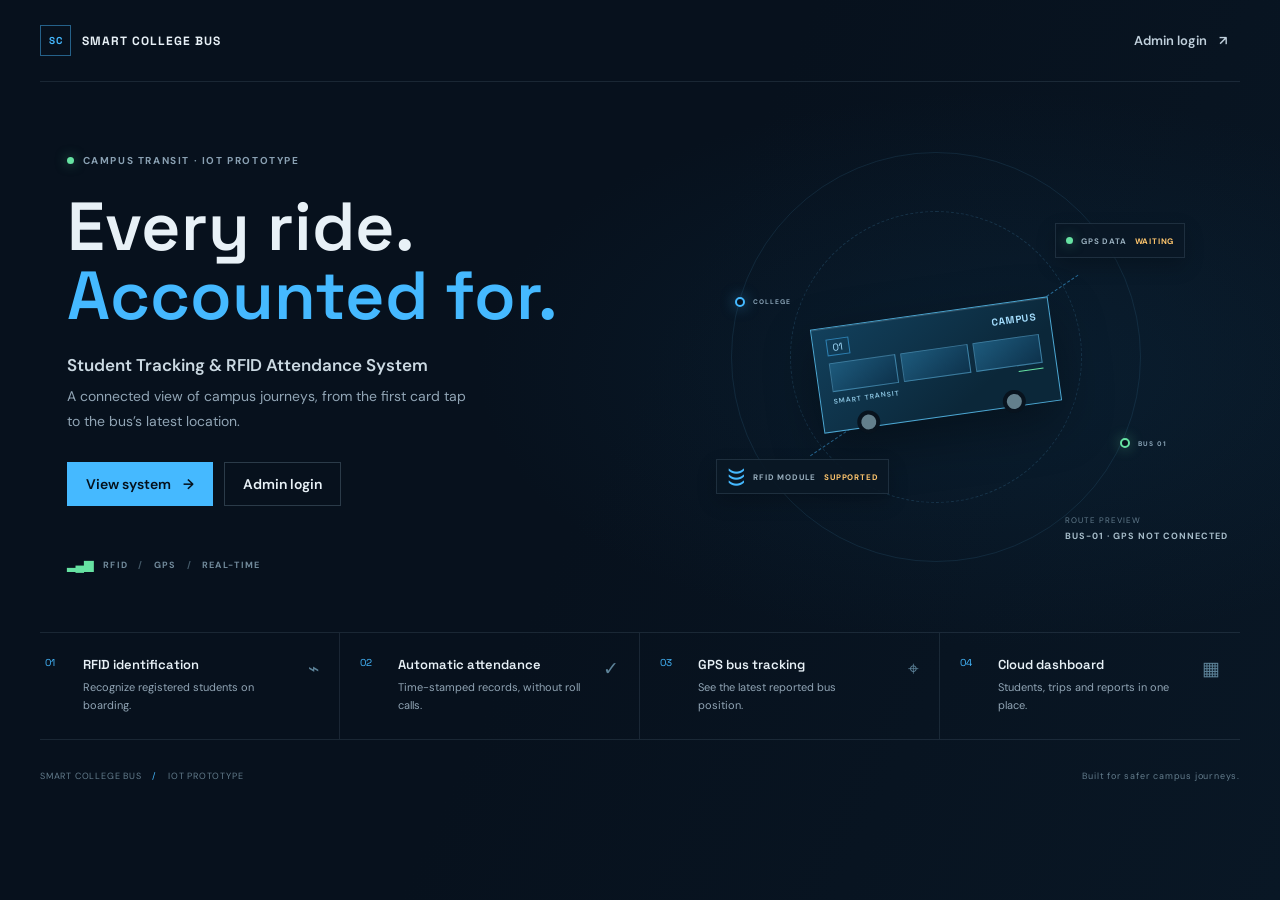
<file: smart-college-bus/index.html>
<!doctype html>
<html lang="en">
<head>
  <meta charset="utf-8">
  <meta name="viewport" content="width=device-width, initial-scale=1">
  <meta name="theme-color" content="#07111d">
  <meta name="description" content="Smart College Bus student tracking and RFID attendance system.">
  <title>Smart College Bus | Student Tracking</title>
  <link rel="preconnect" href="https://fonts.googleapis.com">
  <link rel="preconnect" href="https://fonts.gstatic.com" crossorigin>
  <link href="https://fonts.googleapis.com/css2?family=DM+Sans:wght@400;500;600;700&family=Space+Grotesk:wght@500;600;700&display=swap" rel="stylesheet">
  <link rel="stylesheet" href="css/style.css">
</head>
<body class="landing-page">
  <header class="landing-nav">
    <a class="brand" href="index.html" aria-label="Smart College Bus home"><span class="brand-mark">SC</span><span>SMART COLLEGE BUS</span></a>
    <a class="button button-quiet" href="login.html">Admin login <span aria-hidden="true">↗</span></a>
  </header>
  <main>
    <section class="hero">
      <div class="hero-copy">
        <p class="eyebrow"><span class="status-dot"></span> CAMPUS TRANSIT · IOT PROTOTYPE</p>
        <h1>Every ride.<br><span>Accounted for.</span></h1>
        <p class="hero-lede">Student Tracking &amp; RFID Attendance System</p>
        <p class="hero-description">A connected view of campus journeys, from the first card tap to the bus’s latest location.</p>
        <div class="hero-actions"><a class="button button-primary" href="dashboard.html">View system <span aria-hidden="true">→</span></a><a class="button button-outline" href="login.html">Admin login</a></div>
        <div class="hero-note"><span class="signal-bars" aria-hidden="true">▂▄▆</span> RFID <span class="note-divider">/</span> GPS <span class="note-divider">/</span> REAL-TIME</div>
      </div>
      <div class="hero-visual" aria-label="Illustration of a connected college bus tracking system">
        <div class="orbit orbit-outer"></div><div class="orbit orbit-inner"></div>
        <div class="route-line"></div>
        <div class="route-node node-one"><span></span><small>COLLEGE</small></div>
        <div class="route-node node-two"><span></span><small>BUS 01</small></div>
        <div class="bus-illustration"><div class="bus-top"><span>01</span><b>CAMPUS</b></div><div class="bus-windows"><i></i><i></i><i></i></div><div class="bus-lower"><span>SMART TRANSIT</span><i></i></div><div class="bus-wheel wheel-one"></div><div class="bus-wheel wheel-two"></div></div>
        <div class="visual-tag tag-gps"><span class="tag-pulse"></span> GPS DATA <b class="status-neutral">WAITING</b></div>
        <div class="visual-tag tag-rfid"><span class="rfid-glyph">)))</span> RFID MODULE <b class="status-neutral">SUPPORTED</b></div>
        <div class="visual-coordinates"><span>ROUTE PREVIEW</span><b>BUS-01 · GPS NOT CONNECTED</b></div>
      </div>
    </section>
    <section class="feature-strip" aria-label="System capabilities">
      <article><span class="feature-index">01</span><div><h2>RFID identification</h2><p>Recognize registered students on boarding.</p></div><span class="feature-glyph" aria-hidden="true">⌁</span></article>
      <article><span class="feature-index">02</span><div><h2>Automatic attendance</h2><p>Time-stamped records, without roll calls.</p></div><span class="feature-glyph" aria-hidden="true">✓</span></article>
      <article><span class="feature-index">03</span><div><h2>GPS bus tracking</h2><p>See the latest reported bus position.</p></div><span class="feature-glyph" aria-hidden="true">⌖</span></article>
      <article><span class="feature-index">04</span><div><h2>Cloud dashboard</h2><p>Students, trips and reports in one place.</p></div><span class="feature-glyph" aria-hidden="true">▦</span></article>
    </section>
  </main>
  <footer class="landing-footer"><span>SMART COLLEGE BUS <span class="footer-sep">/</span> IOT PROTOTYPE</span><span>Built for safer campus journeys.</span></footer>
</body>
</html>
</file>
<file: smart-college-bus/css/style.css>
:root {
  color-scheme: dark;
  --ink: #e8f1f7;
  --muted: #91a5b5;
  --subtle: #637989;
  --base: #07111d;
  --panel: #0c1a28;
  --panel-raised: #102234;
  --line: rgba(151, 185, 207, .13);
  --blue: #45b9ff;
  --blue-deep: #1679bc;
  --green: #66e2a2;
  --amber: #ffc66d;
  --red: #ff7a82;
  --font-body: "DM Sans", "Segoe UI", sans-serif;
  --font-display: "Space Grotesk", "Segoe UI", sans-serif;
}
* { box-sizing: border-box; }
html { min-width: 320px; min-height: 100%; background: var(--base); }
body { margin: 0; min-height: 100vh; color: var(--ink); background: var(--base); font-family: var(--font-body); font-size: 14px; }
a { color: inherit; text-decoration: none; }
button, input, select { font: inherit; }
button, a { -webkit-tap-highlight-color: transparent; }
button:focus-visible, a:focus-visible, input:focus-visible, select:focus-visible { outline: 2px solid var(--blue); outline-offset: 3px; }
.landing-page { overflow-x: hidden; background: radial-gradient(ellipse at 78% 41%, rgba(14, 60, 91, .25), transparent 37%), linear-gradient(115deg, #07111d 48%, #091725); }
.landing-nav, .landing-footer { display: flex; align-items: center; justify-content: space-between; width: min(1220px, calc(100% - 80px)); margin: auto; }
.landing-nav { height: 82px; border-bottom: 1px solid var(--line); }
.brand { display: inline-flex; align-items: center; gap: 11px; font-family: var(--font-display); font-size: 12px; font-weight: 700; letter-spacing: 1px; }
.brand-mark { display: grid; width: 31px; height: 31px; place-items: center; border: 1px solid rgba(69, 185, 255, .48); color: var(--blue); font-size: 10px; }
.button { display: inline-flex; align-items: center; justify-content: center; gap: 12px; min-height: 44px; padding: 0 18px; border: 1px solid transparent; cursor: pointer; font-weight: 600; transition: background .18s ease, border-color .18s ease, transform .18s ease; }
.button:hover { transform: translateY(-1px); }
.button-quiet { min-height: 38px; padding: 0 12px; color: #c0d0dc; font-size: 13px; }
.button-quiet:hover { color: var(--blue); }
.button-primary { color: #05111c; background: var(--blue); }
.button-primary:hover { background: #74caff; }
.button-outline { border-color: rgba(166, 198, 218, .23); color: var(--ink); }
.button-outline:hover { border-color: var(--blue); }
.hero { position: relative; display: grid; grid-template-columns: 1fr 1.03fr; align-items: center; width: min(1220px, calc(100% - 80px)); min-height: 550px; margin: auto; padding: 56px 0 48px; }
.hero-copy { position: relative; z-index: 2; padding: 5px 0 0 4.5%; animation: rise-in .7s both; }
.eyebrow { display: flex; align-items: center; gap: 9px; margin: 0 0 25px; color: #8aa1b3; font-size: 10px; font-weight: 700; letter-spacing: 1.6px; }
.status-dot, .tag-pulse { position: relative; display: inline-block; width: 7px; height: 7px; border-radius: 50%; background: var(--green); box-shadow: 0 0 12px rgba(102, 226, 162, .5); }
.hero h1 { margin: 0; font-family: var(--font-display); font-size: 68px; font-weight: 600; line-height: 1.02; letter-spacing: 0; }
.hero h1 span { color: var(--blue); }
.hero-lede { margin: 23px 0 8px; color: #cbd9e2; font-size: 17px; font-weight: 600; }
.hero-description { max-width: 410px; margin: 0; color: var(--muted); font-size: 14px; line-height: 1.8; }
.hero-actions { display: flex; flex-wrap: wrap; gap: 11px; margin-top: 28px; }
.hero-note { display: flex; align-items: center; gap: 10px; margin-top: 51px; color: #728b9c; font-size: 9px; font-weight: 700; letter-spacing: 1.3px; }
.signal-bars { color: var(--green); font-size: 12px; letter-spacing: 0; }
.note-divider { color: #435968; }
.hero-visual { position: relative; height: 430px; animation: fade-in .9s .15s both; }
.orbit { position: absolute; left: 50%; top: 49%; border: 1px solid rgba(82, 161, 207, .13); border-radius: 50%; transform: translate(-50%, -50%); }
.orbit-outer { width: 410px; height: 410px; }
.orbit-inner { width: 292px; height: 292px; border-style: dashed; border-color: rgba(82, 161, 207, .2); }
.route-line { position: absolute; left: 25%; top: 51%; width: 53%; height: 2px; border-top: 1px dashed rgba(69, 185, 255, .52); transform: rotate(-34deg); }
.route-node { position: absolute; z-index: 2; display: flex; align-items: center; gap: 8px; color: #8ba5b8; font-size: 8px; font-weight: 700; letter-spacing: 1px; }
.route-node > span { width: 10px; height: 10px; border: 2px solid var(--blue); border-radius: 50%; background: var(--base); box-shadow: 0 0 14px rgba(69, 185, 255, .5); }
.node-one { left: 17%; top: 35%; }.node-two { right: 12%; top: 68%; }.node-two > span { border-color: var(--green); box-shadow: 0 0 14px rgba(102, 226, 162, .45); }
.bus-illustration { position: absolute; z-index: 1; left: 50%; top: 51%; width: 240px; height: 105px; padding: 11px 13px 0; border: 1px solid #4ba6d1; background: linear-gradient(145deg, #12405c, #0b2739 72%); box-shadow: 0 18px 50px rgba(0, 0, 0, .35), inset 0 1px rgba(255, 255, 255, .14); transform: translate(-50%, -50%) rotate(-8deg); }
.bus-top { display: flex; justify-content: space-between; color: #a5dfff; font-family: var(--font-display); font-size: 10px; letter-spacing: .8px; }
.bus-top span { display: grid; width: 23px; height: 17px; place-items: center; border: 1px solid rgba(69, 185, 255, .55); }
.bus-windows { display: flex; gap: 5px; margin-top: 7px; }.bus-windows i { flex: 1; height: 29px; border: 1px solid rgba(113, 196, 235, .42); background: linear-gradient(145deg, #1d5a7c, #0d324c); }
.bus-lower { display: flex; justify-content: space-between; margin-top: 5px; color: #80b8d4; font-size: 7px; font-weight: 700; letter-spacing: 1px; }.bus-lower i { width: 25px; border-top: 1px solid var(--green); }
.bus-wheel { position: absolute; bottom: -7px; width: 23px; height: 23px; border: 4px solid #08131e; border-radius: 50%; background: #637f8c; }.wheel-one { left: 33px; }.wheel-two { right: 35px; }
.visual-tag { position: absolute; z-index: 3; display: flex; align-items: center; gap: 8px; min-height: 35px; padding: 0 10px; border: 1px solid rgba(139, 174, 197, .16); background: rgba(9, 24, 37, .91); color: #99afbe; font-size: 8px; font-weight: 700; letter-spacing: .8px; box-shadow: 0 8px 20px rgba(0, 0, 0, .2); }.visual-tag b { color: var(--green); font-size: 8px; }.visual-tag b.status-neutral { color: var(--amber); }.tag-gps { top: 18%; right: 9%; }.tag-rfid { bottom: 19%; left: 14%; }.rfid-glyph { color: var(--blue); font-size: 16px; letter-spacing: 0; transform: rotate(90deg); }.visual-coordinates { position: absolute; right: 2%; bottom: 8%; display: grid; gap: 5px; color: #627b8c; font-size: 8px; letter-spacing: 1px; }.visual-coordinates b { color: #a7bdca; font-size: 9px; }
.feature-strip { display: grid; grid-template-columns: repeat(4, 1fr); width: min(1220px, calc(100% - 80px)); margin: 0 auto; border-top: 1px solid var(--line); border-bottom: 1px solid var(--line); animation: rise-in .6s .2s both; }
.feature-strip article { display: grid; grid-template-columns: 25px 1fr 24px; gap: 13px; align-items: start; min-height: 106px; padding: 23px 20px 18px; border-right: 1px solid var(--line); }.feature-strip article:first-child { padding-left: 5px; }.feature-strip article:last-child { border-right: 0; }
.feature-index { color: var(--blue); font-family: var(--font-display); font-size: 10px; }.feature-strip h2 { margin: 0 0 6px; font-family: var(--font-display); font-size: 13px; font-weight: 600; }.feature-strip p { margin: 0; color: var(--muted); font-size: 11px; line-height: 1.6; }.feature-glyph { justify-self: end; color: #5d8399; font-size: 19px; }
.landing-footer { min-height: 72px; color: #647d8d; font-size: 9px; letter-spacing: .8px; }.footer-sep { padding: 0 8px; color: var(--blue); }
@keyframes rise-in { from { opacity: 0; transform: translateY(12px); } to { opacity: 1; transform: translateY(0); } }
@keyframes fade-in { from { opacity: 0; } to { opacity: 1; } }
@media (max-width: 900px) { .hero { grid-template-columns: 1fr 1fr; min-height: 510px; }.hero h1 { font-size: 58px; }.hero-copy { padding-left: 0; }.hero-visual { transform: scale(.88); transform-origin: center; }.feature-strip article { grid-template-columns: 20px 1fr; padding-inline: 13px; }.feature-glyph { display: none; } }
@media (max-width: 680px) { .landing-nav, .landing-footer, .hero, .feature-strip { width: min(100% - 36px, 500px); }.landing-nav { height: 68px; }.brand { font-size: 10px; gap: 8px; }.brand-mark { width: 28px; height: 28px; }.hero { display: flex; flex-direction: column; align-items: stretch; padding: 51px 0 18px; }.hero-copy { padding: 0; }.hero h1 { font-size: 55px; }.hero-lede { font-size: 15px; }.hero-description { max-width: 350px; font-size: 13px; }.hero-note { margin-top: 28px; }.hero-visual { width: 100%; height: 320px; margin-top: 8px; transform: none; }.orbit-outer { width: 300px; height: 300px; }.orbit-inner { width: 220px; height: 220px; }.bus-illustration { transform: translate(-50%, -50%) rotate(-8deg) scale(.82); }.tag-gps { right: 0; top: 12%; }.tag-rfid { left: 0; bottom: 14%; }.node-one { left: 7%; top: 28%; }.node-two { right: 4%; top: 70%; }.visual-coordinates { right: 0; bottom: 1%; }.feature-strip { grid-template-columns: 1fr 1fr; }.feature-strip article { min-height: 95px; padding: 17px 9px; border-bottom: 1px solid var(--line); }.feature-strip article:first-child { padding-left: 9px; }.feature-strip article:nth-child(2) { border-right: 0; }.feature-strip article:nth-child(3), .feature-strip article:nth-child(4) { border-bottom: 0; }.feature-strip h2 { font-size: 12px; }.feature-strip p { font-size: 10px; }.landing-footer { align-items: flex-start; gap: 8px; flex-direction: column; justify-content: center; min-height: 68px; font-size: 8px; } }
@media (prefers-reduced-motion: reduce) { *, *::before, *::after { scroll-behavior: auto !important; animation-duration: .01ms !important; transition-duration: .01ms !important; } }

.admin-page { background: radial-gradient(ellipse at 75% 0, rgba(15, 62, 91, .11), transparent 34%), var(--base); }
.app-shell { display: flex; min-height: 100vh; }
.sidebar { position: fixed; z-index: 10; display: flex; flex-direction: column; width: 238px; height: 100vh; padding: 25px 16px 14px; border-right: 1px solid var(--line); background: rgba(7, 17, 29, .97); }
.sidebar-brand { gap: 10px; min-height: 39px; padding-left: 6px; font-size: 10px; line-height: 1.5; letter-spacing: .8px; }
.sidebar-brand .brand-mark { width: 35px; height: 35px; }
.sidebar-label, .panel-kicker { margin: 0; color: #698294; font-size: 9px; font-weight: 700; letter-spacing: 1.35px; }
.sidebar-label { margin: 43px 0 12px 10px; }
.side-nav { display: grid; gap: 5px; }
.nav-link { display: flex; align-items: center; gap: 12px; min-height: 42px; padding: 0 11px; border-left: 2px solid transparent; color: #8da2b1; font-size: 12px; font-weight: 500; transition: color .15s ease, background .15s ease; }
.nav-link:hover { color: var(--ink); background: rgba(255, 255, 255, .035); }
.nav-link.is-active { border-left-color: var(--blue); background: linear-gradient(90deg, rgba(69, 185, 255, .13), transparent); color: #d9f1ff; }
.nav-icon { display: grid; width: 19px; place-items: center; color: #7e9cad; font-size: 15px; }.nav-link.is-active .nav-icon { color: var(--blue); }
.sidebar-spacer { flex: 1; }
.connection-status { display: flex; align-items: center; gap: 8px; min-height: 36px; margin-bottom: 10px; padding: 0 8px; border: 1px solid var(--line); color: #9aabb7; font-size: 10px; }
.connection-dot { width: 6px; height: 6px; border-radius: 50%; background: var(--amber); box-shadow: 0 0 9px rgba(255, 198, 109, .35); }.is-connected .connection-dot { background: var(--green); box-shadow: 0 0 9px rgba(102, 226, 162, .35); }
.sidebar-user { display: flex; align-items: center; gap: 9px; min-height: 51px; border-top: 1px solid var(--line); padding: 10px 2px 0; }
.user-avatar, .avatar-small { display: grid; width: 30px; height: 30px; flex: 0 0 auto; place-items: center; border: 1px solid rgba(69, 185, 255, .24); background: rgba(69, 185, 255, .08); color: #9bdcff; font-family: var(--font-display); font-size: 9px; font-weight: 700; }
.user-meta { display: grid; min-width: 0; flex: 1; gap: 3px; }.user-meta b { overflow: hidden; color: #d1dce3; font-size: 10px; font-weight: 600; text-overflow: ellipsis; white-space: nowrap; }.user-meta small { color: #6d8291; font-size: 9px; }
.icon-button { display: inline-grid; width: 34px; height: 34px; flex: 0 0 auto; place-items: center; border: 1px solid transparent; background: transparent; color: #91a8b7; cursor: pointer; font-size: 16px; }.icon-button:hover { border-color: var(--line); color: var(--blue); }.logout-button { width: 28px; font-size: 17px; }
.app-main { width: calc(100% - 238px); min-width: 0; margin-left: 238px; }
.topbar { position: sticky; z-index: 5; top: 0; display: flex; align-items: center; justify-content: space-between; height: 59px; padding: 0 37px; border-bottom: 1px solid var(--line); background: rgba(7, 17, 29, .89); backdrop-filter: blur(14px); }
.breadcrumb { color: #6f8493; font-size: 10px; }.breadcrumb span { padding: 0 9px; color: #3e5869; }.breadcrumb b { color: #c4d0d9; font-weight: 500; }
.topbar-right { display: flex; align-items: center; gap: 15px; }.topbar-date { color: #8296a5; font-size: 10px; }.avatar-small { width: 27px; height: 27px; }
.menu-button { display: none; }
.page-content { width: min(1220px, 100%); margin: 0 auto; padding: 34px 37px 46px; }
.page-heading { display: flex; align-items: flex-end; justify-content: space-between; gap: 18px; margin-bottom: 22px; }.page-heading .eyebrow { margin-bottom: 8px; }.page-heading h1 { margin: 0; font-family: var(--font-display); font-size: 28px; font-weight: 600; letter-spacing: 0; }.page-subtitle { margin: 7px 0 0; color: var(--muted); font-size: 12px; }.heading-actions { display: flex; flex-wrap: wrap; gap: 8px; }.page-heading .button { min-height: 38px; padding-inline: 12px; font-size: 11px; }
.config-notice { margin: 0 0 16px; padding: 11px 13px; border: 1px solid rgba(255, 198, 109, .25); background: rgba(255, 198, 109, .055); color: #eacb94; font-size: 11px; line-height: 1.6; }.config-notice code { color: #ffdda4; }
.demo-label { display: flex; align-items: center; gap: 8px; margin: 6px 0 11px; color: #99aebb; font-size: 9px; font-weight: 700; letter-spacing: .9px; }.demo-label > span:last-child { margin-left: 4px; color: #748b9a; font-size: 9px; font-weight: 400; letter-spacing: 0; }.demo-dot { width: 6px; height: 6px; border-radius: 50%; background: var(--amber); }
.button-demo, .button-demo-secondary { min-height: 36px; padding: 0 11px; border-color: rgba(102, 226, 162, .25); background: rgba(102, 226, 162, .08); color: #8ce7b8; font-size: 10px; }.button-demo:hover, .button-demo-secondary:hover { border-color: var(--green); background: rgba(102, 226, 162, .14); }.button-demo-secondary { border-color: rgba(69, 185, 255, .25); background: rgba(69, 185, 255, .07); color: #8bd4ff; }.button-demo-secondary:hover { border-color: var(--blue); background: rgba(69, 185, 255, .13); }
.stat-grid { display: grid; grid-template-columns: repeat(4, 1fr); gap: 12px; }.stat-card, .panel { border: 1px solid var(--line); background: linear-gradient(135deg, rgba(16, 34, 52, .84), rgba(9, 23, 36, .8)); box-shadow: inset 0 1px rgba(255, 255, 255, .018); }
.stat-card { min-height: 125px; padding: 15px 16px; }.stat-top { display: flex; align-items: center; justify-content: space-between; color: #92a7b5; font-size: 10px; }.stat-icon { display: grid; width: 25px; height: 25px; place-items: center; border: 1px solid currentColor; font-size: 12px; }.icon-blue { color: #65c7ff; background: rgba(69, 185, 255, .07); }.icon-green { color: var(--green); background: rgba(102, 226, 162, .06); }.icon-amber { color: var(--amber); background: rgba(255, 198, 109, .06); }.icon-cyan { color: #74d7db; background: rgba(116, 215, 219, .06); }
.stat-card > strong { display: block; margin-top: 8px; font-family: var(--font-display); font-size: 27px; font-weight: 600; }.stat-card > p { margin: 5px 0 0; color: #6f8797; font-size: 9px; }
.dashboard-grid { display: grid; grid-template-columns: minmax(0, 1.6fr) minmax(250px, .9fr); gap: 13px; margin-top: 14px; }.panel { min-width: 0; }.recent-panel, .bus-panel, .directory-panel { padding: 17px 17px 0; }.panel-heading { display: flex; align-items: center; justify-content: space-between; gap: 12px; min-height: 35px; margin-bottom: 14px; }.panel-kicker { margin-bottom: 6px; font-size: 8px; }.panel-heading h2 { margin: 0; font-family: var(--font-display); font-size: 14px; font-weight: 600; }.text-link, .icon-link { color: #7dcfff; font-size: 10px; white-space: nowrap; }.text-link:hover { color: #b7e7ff; }.icon-link { display: grid; width: 27px; height: 27px; place-items: center; border: 1px solid var(--line); font-size: 14px; }
.table-wrap { overflow-x: auto; width: 100%; }table { width: 100%; border-collapse: collapse; text-align: left; white-space: nowrap; }th { height: 34px; border-bottom: 1px solid var(--line); color: #708797; font-size: 9px; font-weight: 600; }td { height: 46px; border-bottom: 1px solid rgba(151, 185, 207, .075); color: #b5c4ce; font-size: 10px; }tbody tr:last-child td { border-bottom: 0; }td:first-child { color: #d8e1e7; font-weight: 600; }.empty-state { height: 105px; color: #748b99 !important; text-align: center; font-weight: 400 !important; white-space: normal; }.table-wrap th:not(:first-child), .table-wrap td:not(:first-child) { padding-left: 12px; }
.pill { display: inline-flex; align-items: center; gap: 6px; min-height: 21px; padding: 0 7px; border: 1px solid rgba(102, 226, 162, .2); background: rgba(102, 226, 162, .07); color: #7fe0ad; font-size: 8px; font-weight: 700; letter-spacing: .45px; }.pill::before { width: 5px; height: 5px; border-radius: 50%; background: currentColor; content: ""; }.pill-muted { border-color: rgba(151, 185, 207, .17); background: rgba(151, 185, 207, .045); color: #8297a5; }.pill-warn { border-color: rgba(255, 198, 109, .22); color: var(--amber); }
.bus-summary { display: flex; align-items: center; gap: 10px; padding: 7px 0 14px; border-bottom: 1px solid var(--line); }.bus-route-mark { display: grid; width: 37px; height: 34px; place-items: center; border: 1px solid rgba(69, 185, 255, .24); background: rgba(69, 185, 255, .08); color: var(--blue); font-family: var(--font-display); font-size: 11px; }.bus-summary > div { display: grid; flex: 1; gap: 3px; }.bus-summary > div b { font-size: 11px; }.bus-summary > div small { color: var(--muted); font-size: 9px; }.bus-data-row, .tracking-metric { display: flex; align-items: center; justify-content: space-between; gap: 10px; min-height: 37px; border-bottom: 1px solid rgba(151, 185, 207, .07); color: #8499a8; font-size: 9px; }.bus-data-row b, .tracking-metric b { color: #c2d0d9; font-size: 9px; font-weight: 500; text-align: right; }.button-full { display: flex; justify-content: space-between; width: 100%; min-height: 35px; margin: 12px 0 15px; border-color: var(--line); color: #a8bbc8; font-size: 9px; }.button-full:hover { border-color: var(--blue); }
.form-panel { margin-bottom: 14px; padding: 17px; }.form-grid { display: grid; grid-template-columns: repeat(3, minmax(0, 1fr)); gap: 13px; }.form-field { display: grid; gap: 6px; color: #9aafbd; font-size: 10px; }.form-field input, .form-field select, .filter-field select, .filter-field input, .search-box input, .login-panel input { width: 100%; min-height: 37px; padding: 0 10px; border: 1px solid rgba(151, 185, 207, .18); border-radius: 0; background: #091725; color: var(--ink); font-size: 11px; }.form-field input::placeholder, .search-box input::placeholder, .login-panel input::placeholder { color: #617789; }.form-field select { color: #b7c6d0; }.form-wide { grid-column: 1 / -1; }.form-message { min-height: 0; margin: 0; color: var(--red); font-size: 10px; }.form-message:not(:empty) { min-height: 16px; }.form-actions { display: flex; gap: 8px; }.form-actions .button { min-height: 35px; font-size: 10px; }.directory-panel { padding-bottom: 0; }.directory-heading { margin-bottom: 12px; }.search-box { display: flex; align-items: center; gap: 8px; width: 220px; min-height: 35px; padding: 0 9px; border: 1px solid rgba(151, 185, 207, .17); color: #7893a4; }.search-box input { min-height: 31px; padding: 0; border: 0; background: transparent; }.search-box input:focus { outline: 0; }.search-box:focus-within { border-color: var(--blue); }.filter-row { display: flex; gap: 8px; }.filter-field { display: inline-flex; min-width: 120px; }.filter-field input, .filter-field select { min-height: 35px; font-size: 10px; }.filter-field input { color-scheme: dark; }.table-footnote { margin: 0; padding: 10px 0; color: #6e8392; font-size: 9px; }.visually-hidden { position: absolute; width: 1px; height: 1px; overflow: hidden; clip: rect(0, 0, 0, 0); white-space: nowrap; clip-path: inset(50%); }
.tracking-layout { display: grid; grid-template-columns: minmax(245px, .7fr) minmax(0, 1.7fr); gap: 13px; }.tracking-details { padding: 16px; }.tracking-details .panel-heading { margin-bottom: 14px; }.tracking-details .panel-heading h2 { font-size: 17px; }.tracking-driver { display: flex; align-items: center; gap: 10px; margin-bottom: 15px; padding: 12px 0; border-block: 1px solid var(--line); }.driver-icon { display: grid; width: 34px; height: 34px; place-items: center; border: 1px solid rgba(69, 185, 255, .22); color: #89d3ff; font-size: 9px; }.tracking-driver div { display: grid; gap: 4px; }.tracking-driver small { color: #708999; font-size: 8px; letter-spacing: .8px; }.tracking-driver b { font-size: 10px; }.tracking-metric { min-height: 40px; }.gps-source { margin-top: 16px; padding: 10px; border: 1px solid rgba(255, 198, 109, .17); color: #d8bb88; font-size: 9px; }.gps-source.has-data { border-color: rgba(102, 226, 162, .17); color: #90d8ae; }.map-panel { position: relative; min-height: 390px; overflow: hidden; background: #10202c; }#map { position: absolute; inset: 0; min-height: 390px; z-index: 1; background: #10202c; }.map-empty { position: absolute; z-index: 2; inset: 0; display: flex; flex-direction: column; align-items: center; justify-content: center; gap: 10px; background: rgba(8, 20, 31, .94); color: #9bb0bf; text-align: center; }.map-empty[hidden] { display: none; }.map-empty b { color: #d1dee5; font-size: 12px; }.map-empty span:last-child { max-width: 240px; color: #8297a5; font-size: 10px; line-height: 1.6; }.map-empty-icon { color: var(--blue); font-size: 28px; }.map-attribution { position: absolute; z-index: 3; right: 7px; bottom: 7px; padding: 4px 6px; background: rgba(7, 17, 29, .88); color: #b0bec7; font-size: 8px; }.leaflet-container { font-family: var(--font-body); }.leaflet-control-attribution { display: none; }.leaflet-popup-content-wrapper, .leaflet-popup-tip { background: #102234; color: var(--ink); }.leaflet-popup-content { font-size: 11px; }
.report-stats { display: grid; grid-template-columns: repeat(3, 1fr); gap: 12px; margin-bottom: 14px; }.report-stat { display: grid; min-height: 112px; align-content: center; gap: 5px; padding: 15px; }.report-stat span, .report-stat small { color: #8ea3b1; font-size: 10px; }.report-stat b { font-family: var(--font-display); font-size: 23px; }.report-stat small { color: #6c8494; font-size: 9px; }
.login-page { display: grid; min-height: 100vh; place-items: center; background: radial-gradient(ellipse at 50% 38%, rgba(14, 68, 99, .2), transparent 47%), var(--base); }.login-layout { display: flex; width: min(100% - 40px, 420px); flex-direction: column; align-items: center; }.login-brand { margin-bottom: 33px; }.login-panel { width: 100%; padding: 30px; border: 1px solid var(--line); background: linear-gradient(145deg, rgba(16, 34, 52, .9), rgba(8, 20, 32, .94)); box-shadow: 0 25px 70px rgba(0, 0, 0, .25); }.login-panel .eyebrow { margin: 0 0 18px; }.login-panel h1 { margin: 0; font-family: var(--font-display); font-size: 27px; letter-spacing: 0; }.login-intro { margin: 7px 0 22px; color: var(--muted); font-size: 12px; }.login-panel form { display: grid; }.field-label { margin: 14px 0 7px; color: #a9bac5; font-size: 10px; font-weight: 600; }.login-panel input { min-height: 41px; font-size: 12px; }.confirm-password-field[hidden] { display: none; }.login-submit { width: 100%; margin-top: 10px; }.auth-switch { margin: 17px 0 0; color: #899eac; font-size: 10px; text-align: center; }.auth-switch button { padding: 0; border: 0; background: transparent; color: #82d0ff; cursor: pointer; font-size: inherit; font-weight: 600; }.auth-switch button:hover { color: #c2eaff; }.signup-note { margin: 13px 0 0; color: #d1b779; font-size: 9px; line-height: 1.6; }.back-link { display: inline-block; margin-top: 22px; color: #91a8b8; font-size: 10px; }.back-link:hover { color: var(--blue); }.login-footnote { margin: 21px 0 0; color: #637989; font-size: 8px; letter-spacing: 1px; }.login-footnote span { padding: 0 5px; color: var(--blue); }
.login-panel .config-notice[hidden], [hidden] { display: none !important; }
@media (max-width: 1050px) { .sidebar { width: 205px; }.app-main { width: calc(100% - 205px); margin-left: 205px; }.page-content { padding-inline: 23px; }.topbar { padding-inline: 23px; }.stat-grid { grid-template-columns: repeat(2, 1fr); }.dashboard-grid { grid-template-columns: 1fr; }.bus-panel { display: grid; grid-template-columns: 1fr 1fr; gap: 0 17px; }.bus-panel .panel-heading, .bus-panel .bus-summary, .bus-panel .button-full { grid-column: 1 / -1; }.bus-panel .panel-heading { grid-row: 1; }.bus-summary { grid-row: 2; }.bus-panel .bus-data-row { align-self: center; }.bus-panel .button-full { grid-row: 4; } }
@media (max-width: 720px) { .sidebar { z-index: 20; width: 238px; transform: translateX(-101%); transition: transform .2s ease; box-shadow: 18px 0 40px rgba(0, 0, 0, .28); }.sidebar.is-open { transform: translateX(0); }.app-main { width: 100%; margin-left: 0; }.topbar { height: 55px; padding-inline: 13px; }.menu-button { display: inline-grid; }.breadcrumb { margin-right: auto; margin-left: 9px; }.topbar-right { gap: 8px; }.topbar-date { font-size: 9px; }.page-content { padding: 25px 14px 35px; }.page-heading { align-items: flex-start; flex-direction: column; }.page-heading h1 { font-size: 25px; }.heading-actions { width: 100%; }.heading-actions .button { flex: 1; }.page-heading > .button { align-self: flex-start; }.stat-grid { gap: 8px; }.stat-card { min-height: 110px; padding: 12px; }.stat-card > strong { font-size: 24px; }.stat-top { font-size: 9px; }.dashboard-grid { gap: 10px; }.recent-panel, .bus-panel, .directory-panel { padding-inline: 12px; }.bus-panel { display: block; }.bus-summary { display: flex; }.bus-panel .bus-data-row { min-height: 36px; }.directory-heading { align-items: flex-start; flex-direction: column; padding-top: 4px; }.search-box { width: 100%; }.filter-row { width: 100%; }.filter-field { flex: 1; }.filter-field input, .filter-field select { min-width: 0; }.form-grid { grid-template-columns: repeat(2, minmax(0, 1fr)); gap: 11px; }.tracking-layout { grid-template-columns: 1fr; }.map-panel, #map { min-height: 320px; }.report-stats { grid-template-columns: 1fr; gap: 8px; }.report-stat { min-height: 89px; }.topbar-date { max-width: 118px; overflow: hidden; text-overflow: ellipsis; white-space: nowrap; } }
@media (max-width: 400px) { .topbar-date { display: none; }.form-grid { grid-template-columns: 1fr; }.form-wide { grid-column: auto; }.login-panel { padding: 23px; }.stat-top { font-size: 8px; }.stat-icon { width: 22px; height: 22px; }.demo-label { align-items: flex-start; flex-wrap: wrap; }.demo-label > span:last-child { flex-basis: 100%; margin-left: 14px; } }
@media print { :root { color-scheme: light; --ink: #111; --muted: #444; }.sidebar, .topbar, .page-heading .button, .config-notice, .filter-row, .heading-actions { display: none !important; }.admin-page, .app-main { width: 100%; margin: 0; background: #fff; color: #111; }.page-content { width: 100%; padding: 0; }.panel, .stat-card { border: 1px solid #aaa; background: #fff; box-shadow: none; }th, td, .report-stat span, .report-stat small { color: #222; } }
</file>
